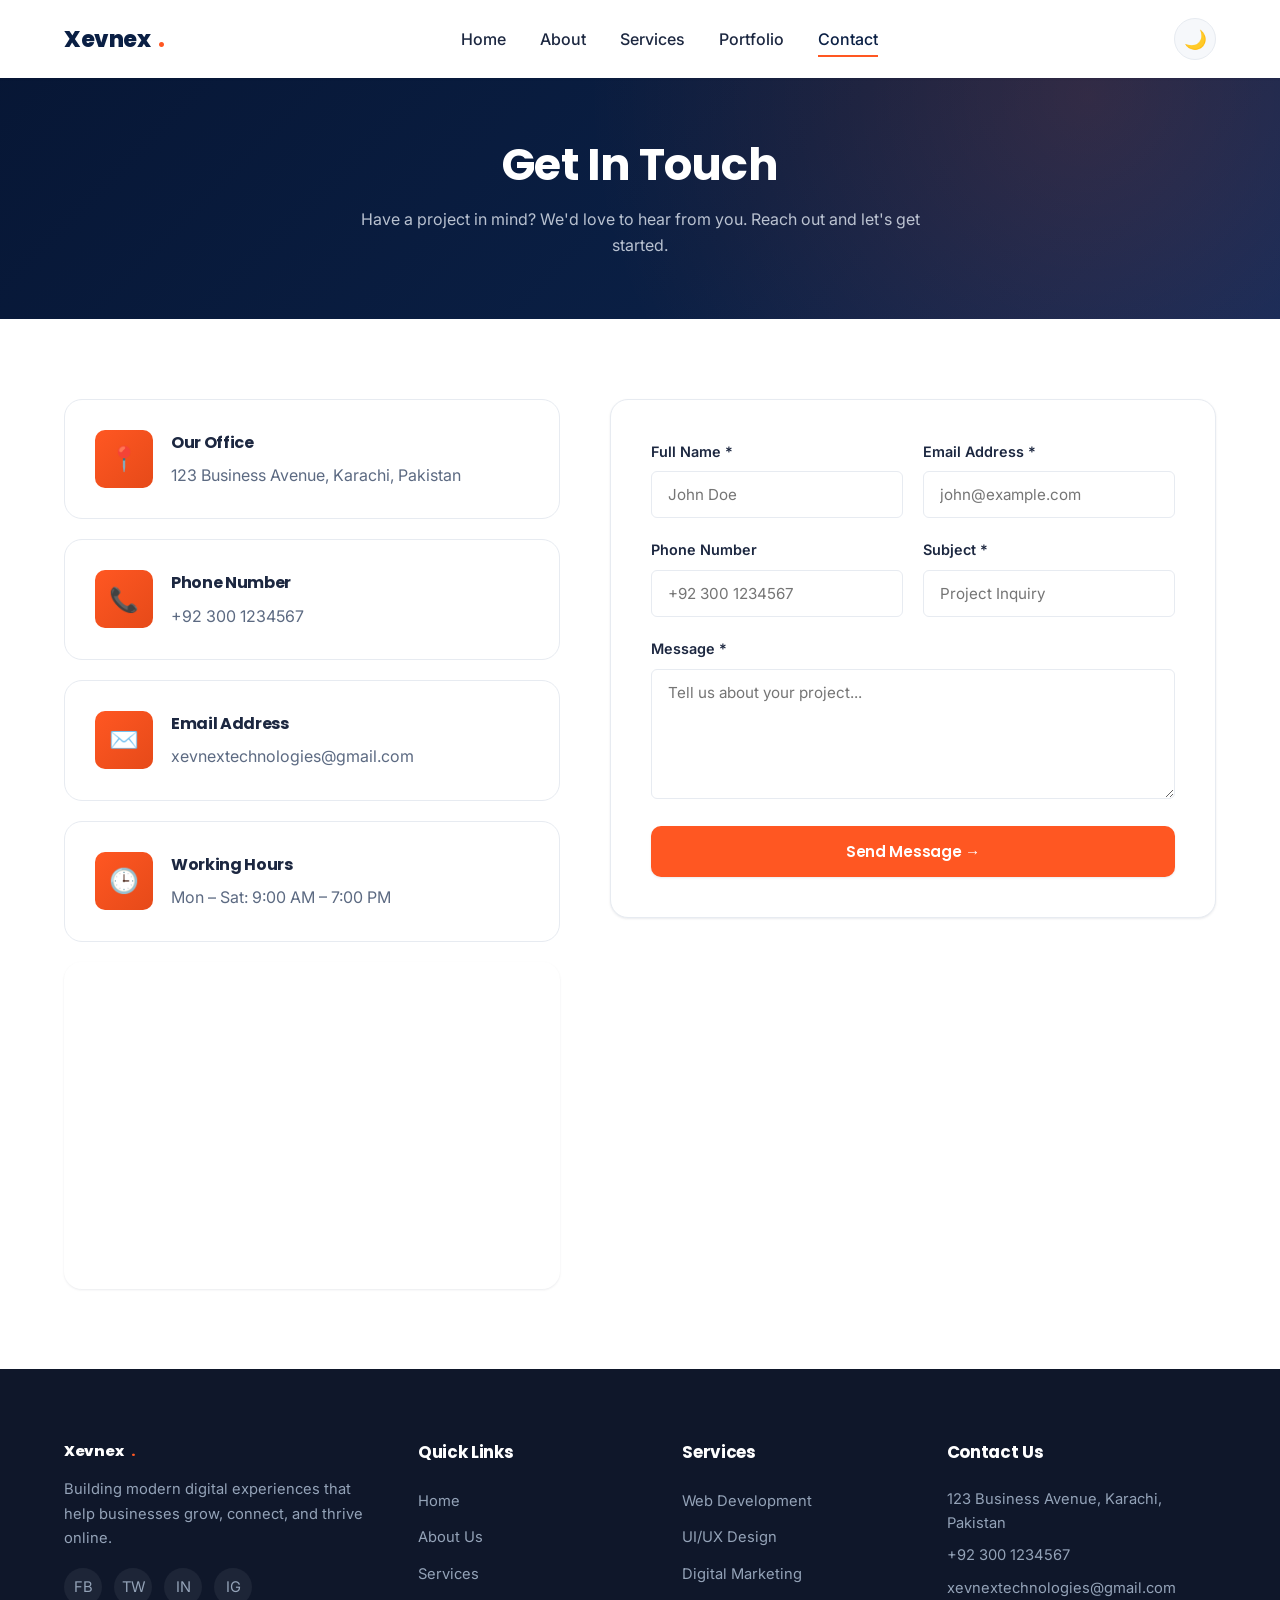
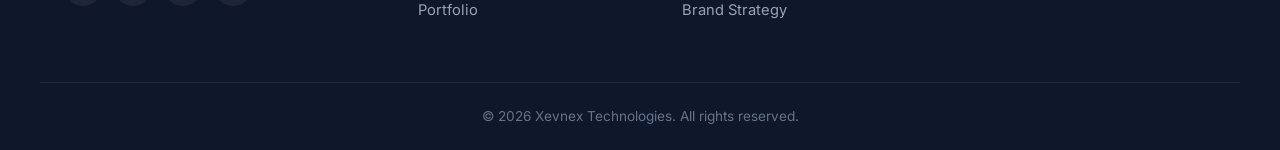
<file: contact.html>
<!DOCTYPE html>
<html lang="en">
<head>
<meta charset="UTF-8">
<meta name="viewport" content="width=device-width, initial-scale=1.0">
<title>Contact Us | Xevnex Technologies</title>
<meta name="description" content="Get in touch with Xevnex Technologies to discuss your next web development or digital marketing project.">
<link rel="icon" href="data:,">
<link rel="stylesheet" href="css/style.css">
</head>
<body>

<header class="site-header">
  <nav class="navbar container">
    <a href="index.html" class="logo">Xevnex<span>.</span></a>
    <ul class="nav-menu" id="navMenu">
      <li><a href="index.html">Home</a></li>
      <li><a href="about.html">About</a></li>
      <li><a href="services.html">Services</a></li>
      <li><a href="portfolio.html">Portfolio</a></li>
      <li><a href="contact.html">Contact</a></li>
    </ul>
    <div class="nav-actions">
      <button class="theme-toggle" id="themeToggle" aria-label="Toggle dark mode">🌙</button>
      <div class="hamburger" id="hamburger" aria-label="Toggle menu">
        <span></span><span></span><span></span>
      </div>
    </div>
  </nav>
</header>

<section class="contact-hero">
  <div class="container">
    <h1>Get In Touch</h1>
    <p>Have a project in mind? We'd love to hear from you. Reach out and let's get started.</p>
  </div>
</section>

<section>
  <div class="container contact-grid">
    <div class="reveal">
      <div class="contact-info-card">
        <div class="card-icon">📍</div>
        <div>
          <h4>Our Office</h4>
          <p>123 Business Avenue, Karachi, Pakistan</p>
        </div>
      </div>
      <div class="contact-info-card">
        <div class="card-icon">📞</div>
        <div>
          <h4>Phone Number</h4>
          <p>+92 300 1234567</p>
        </div>
      </div>
      <div class="contact-info-card">
        <div class="card-icon">✉️</div>
        <div>
          <h4>Email Address</h4>
          <p>xevnextechnologies@gmail.com</p>
        </div>
      </div>
      <div class="contact-info-card">
        <div class="card-icon">🕒</div>
        <div>
          <h4>Working Hours</h4>
          <p>Mon – Sat: 9:00 AM – 7:00 PM</p>
        </div>
      </div>
      <div class="map-wrap">
        <iframe src="https://maps.google.com/maps?q=Karachi,Pakistan&t=&z=12&ie=UTF8&iwloc=&output=embed" title="Xevnex Technologies location map" loading="lazy"></iframe>
      </div>
    </div>

    <div class="reveal">
      <div class="contact-form">
        <div class="form-success" id="formSuccess">✔ Thank you! Your message has been sent successfully. We'll get back to you soon.</div>
        <form id="contactForm" novalidate>
          <div class="form-row">
            <div class="form-group">
              <label for="name">Full Name *</label>
              <input type="text" id="name" name="name" placeholder="John Doe">
              <span class="error-message">Please enter your full name (min 2 characters).</span>
            </div>
            <div class="form-group">
              <label for="email">Email Address *</label>
              <input type="email" id="email" name="email" placeholder="john@example.com">
              <span class="error-message">Please enter a valid email address.</span>
            </div>
          </div>
          <div class="form-row">
            <div class="form-group">
              <label for="phone">Phone Number</label>
              <input type="tel" id="phone" name="phone" placeholder="+92 300 1234567">
              <span class="error-message">Please enter a valid phone number.</span>
            </div>
            <div class="form-group">
              <label for="subject">Subject *</label>
              <input type="text" id="subject" name="subject" placeholder="Project Inquiry">
              <span class="error-message">Please enter a subject.</span>
            </div>
          </div>
          <div class="form-group">
            <label for="message">Message *</label>
            <textarea id="message" name="message" placeholder="Tell us about your project..."></textarea>
            <span class="error-message">Message should be at least 10 characters.</span>
          </div>
          <button type="submit" class="btn btn-primary" style="width:100%;">Send Message →</button>
        </form>
      </div>
    </div>
  </div>
</section>

<footer class="site-footer">
  <div class="container footer-grid">
    <div class="footer-brand">
      <a href="index.html" class="logo">Xevnex<span>.</span></a>
      <p>Building modern digital experiences that help businesses grow, connect, and thrive online.</p>
      <div class="social-links">
        <a href="#" aria-label="Facebook">FB</a>
        <a href="#" aria-label="Twitter">TW</a>
        <a href="#" aria-label="LinkedIn">IN</a>
        <a href="#" aria-label="Instagram">IG</a>
      </div>
    </div>
    <div>
      <h4>Quick Links</h4>
      <ul>
        <li><a href="index.html">Home</a></li>
        <li><a href="about.html">About Us</a></li>
        <li><a href="services.html">Services</a></li>
        <li><a href="portfolio.html">Portfolio</a></li>
      </ul>
    </div>
    <div>
      <h4>Services</h4>
      <ul>
        <li><a href="services.html">Web Development</a></li>
        <li><a href="services.html">UI/UX Design</a></li>
        <li><a href="services.html">Digital Marketing</a></li>
        <li><a href="services.html">Brand Strategy</a></li>
      </ul>
    </div>
    <div>
      <h4>Contact Us</h4>
      <p>123 Business Avenue, Karachi, Pakistan</p>
      <p style="margin-top:8px;">+92 300 1234567</p>
      <p style="margin-top:8px;">xevnextechnologies@gmail.com</p>
    </div>
  </div>
  <div class="footer-bottom">© <span id="year"></span> Xevnex Technologies. All rights reserved.</div>
</footer>

<button class="scroll-top" id="scrollTop" aria-label="Scroll to top">↑</button>

<script src="js/script.js"></script>
</body>
</html>
</file>
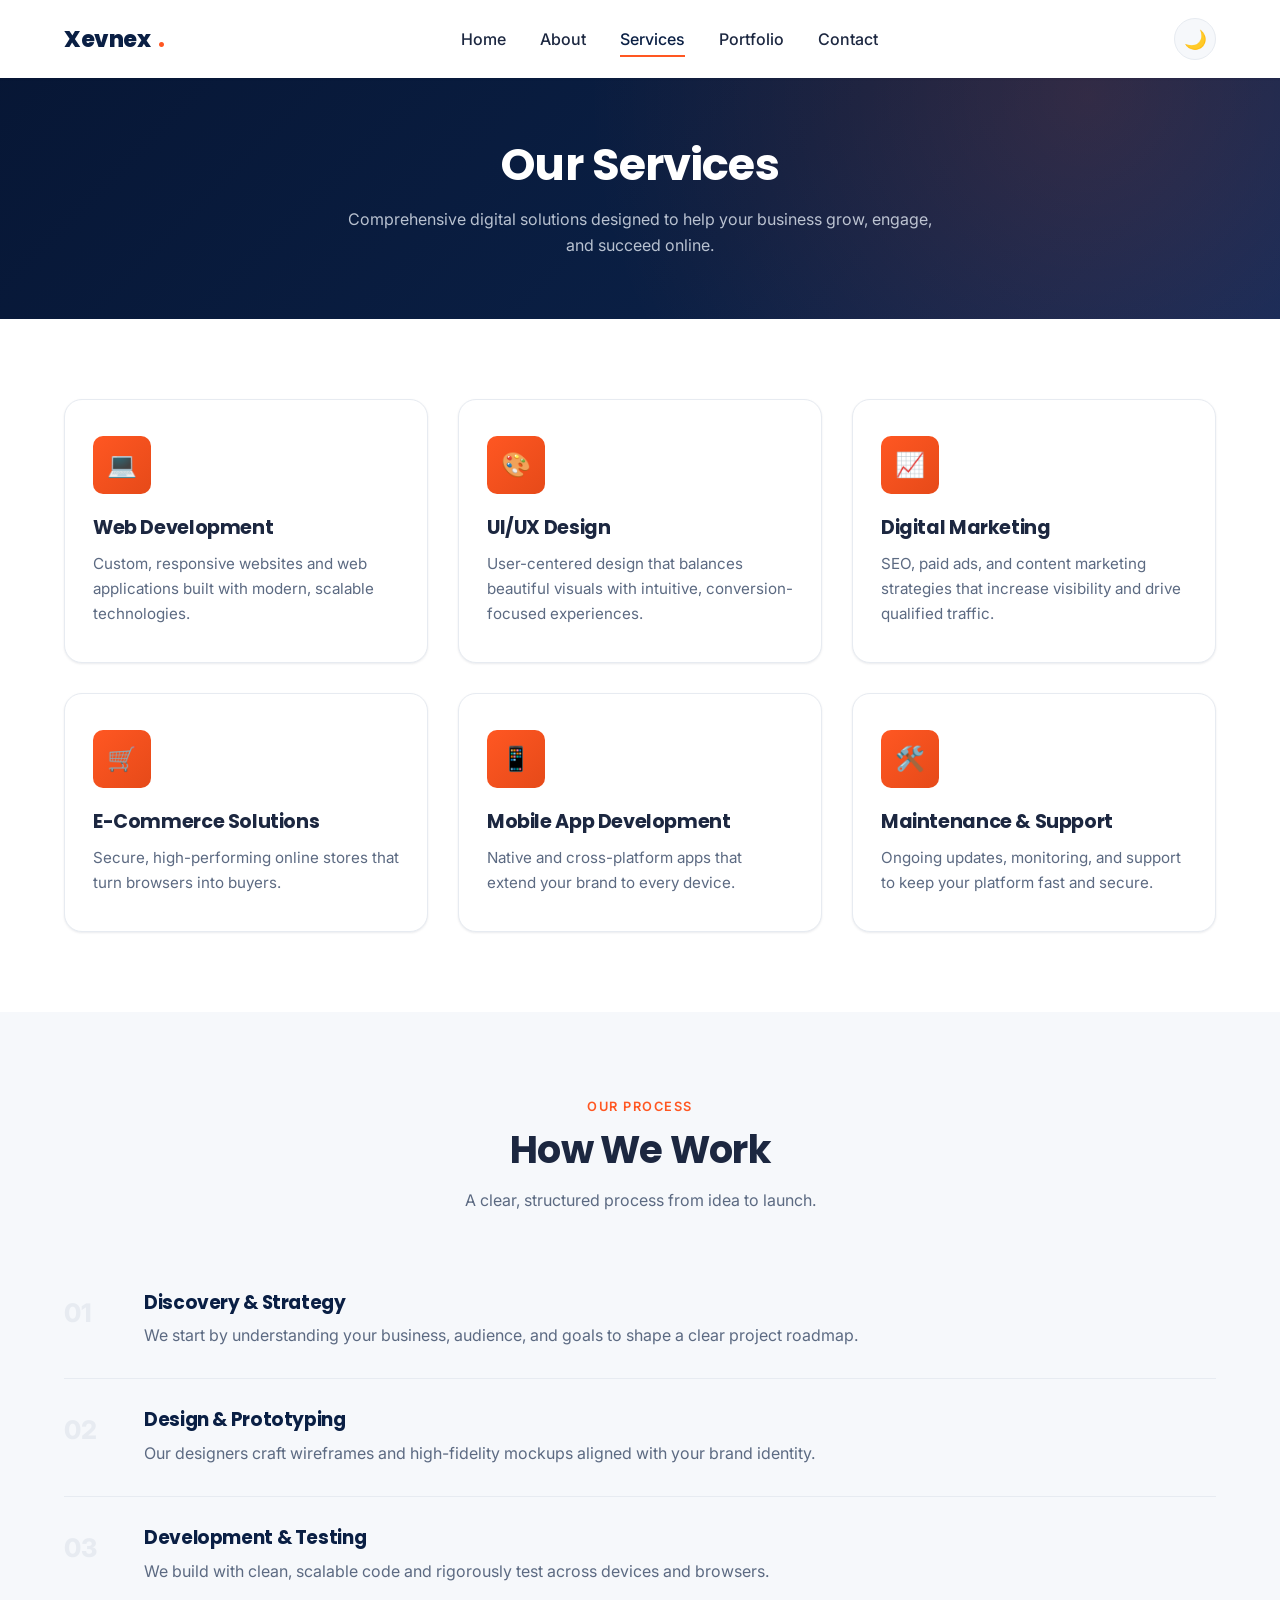
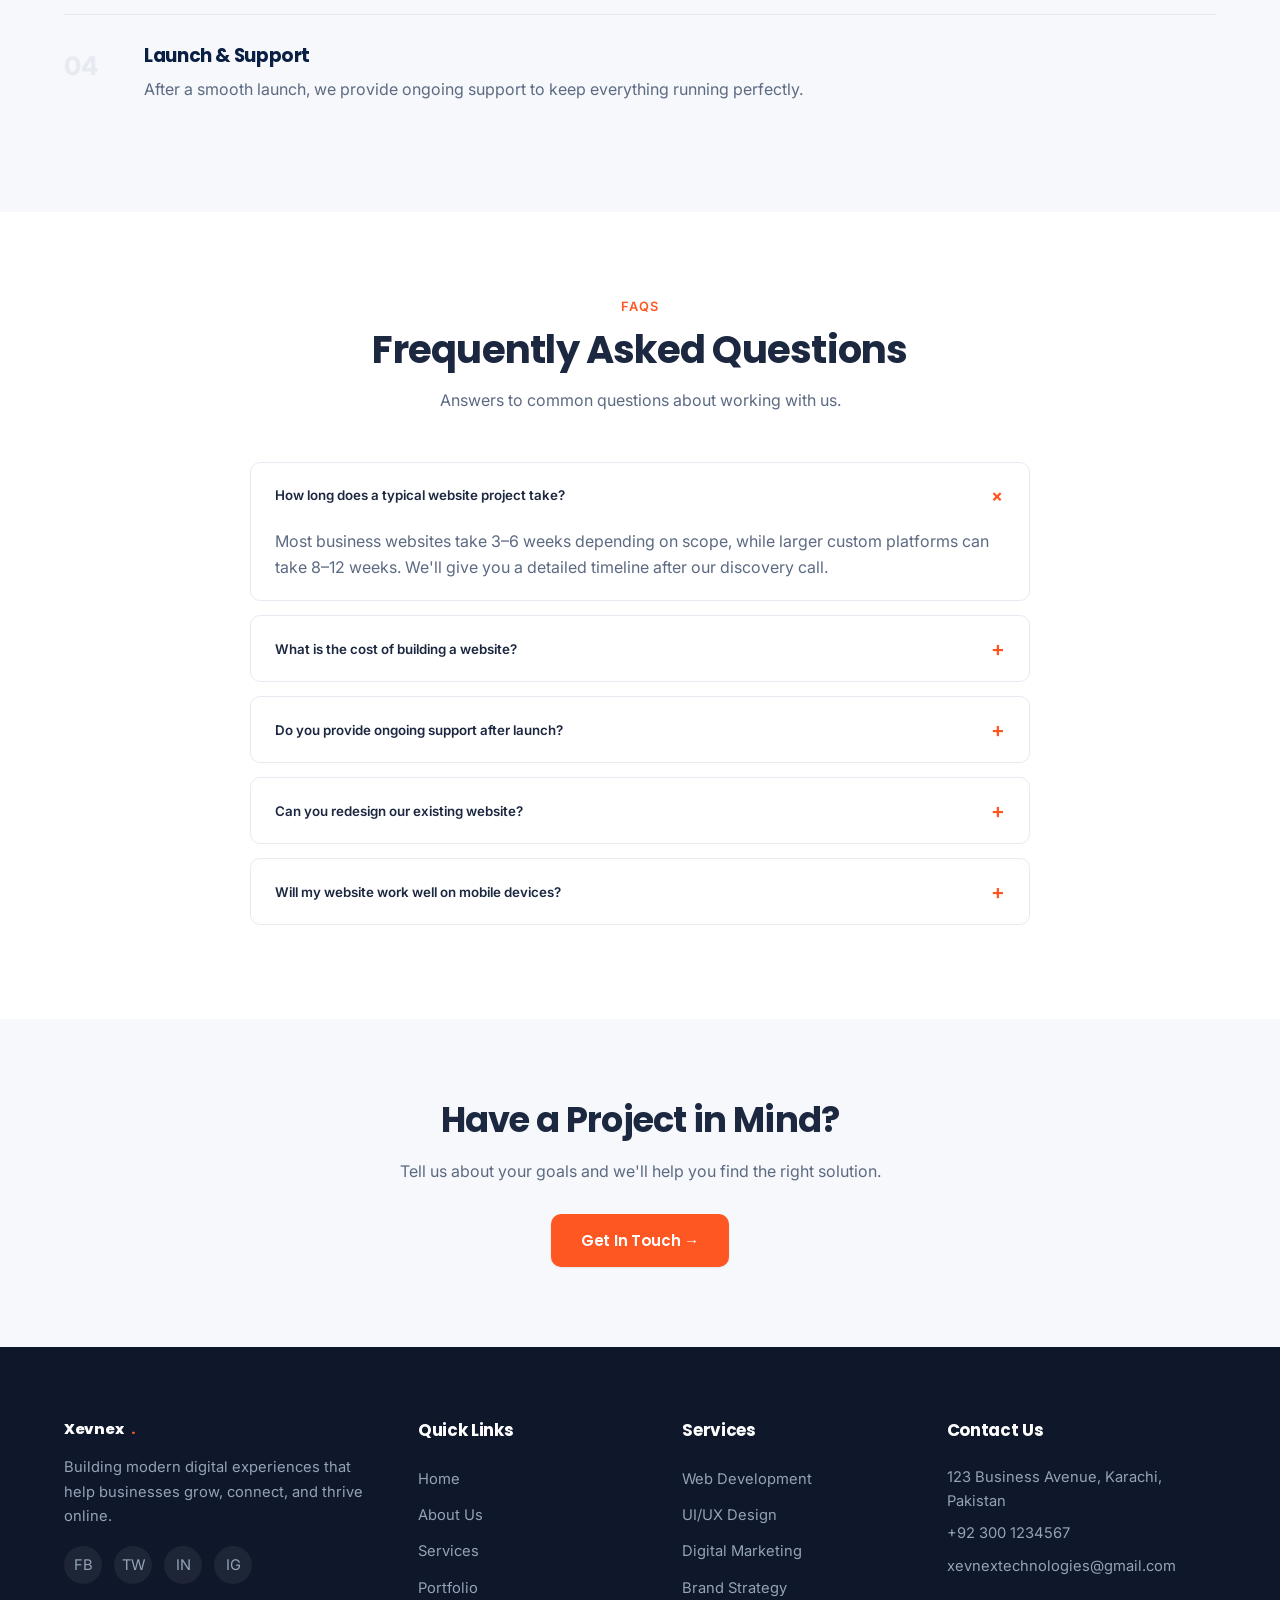
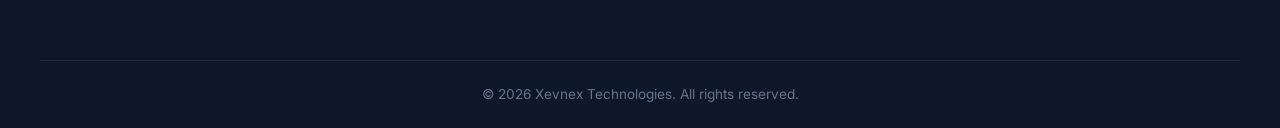
<file: services.html>
<!DOCTYPE html>
<html lang="en">
<head>
<meta charset="UTF-8">
<meta name="viewport" content="width=device-width, initial-scale=1.0">
<title>Services | Xevnex Technologies</title>
<meta name="description" content="Explore our web development, design, and digital marketing services at Xevnex Technologies.">
<link rel="icon" href="data:,">
<link rel="stylesheet" href="css/style.css">
</head>
<body>

<header class="site-header">
  <nav class="navbar container">
    <a href="index.html" class="logo">Xevnex<span>.</span></a>
    <ul class="nav-menu" id="navMenu">
      <li><a href="index.html">Home</a></li>
      <li><a href="about.html">About</a></li>
      <li><a href="services.html">Services</a></li>
      <li><a href="portfolio.html">Portfolio</a></li>
      <li><a href="contact.html">Contact</a></li>
    </ul>
    <div class="nav-actions">
      <button class="theme-toggle" id="themeToggle" aria-label="Toggle dark mode">🌙</button>
      <div class="hamburger" id="hamburger" aria-label="Toggle menu">
        <span></span><span></span><span></span>
      </div>
    </div>
  </nav>
</header>

<section class="services-hero">
  <div class="container">
    <h1>Our Services</h1>
    <p>Comprehensive digital solutions designed to help your business grow, engage, and succeed online.</p>
  </div>
</section>

<section>
  <div class="container">
    <div class="grid-3">
      <div class="card reveal">
        <div class="card-icon">💻</div>
        <h3>Web Development</h3>
        <p>Custom, responsive websites and web applications built with modern, scalable technologies.</p>
      </div>
      <div class="card reveal">
        <div class="card-icon">🎨</div>
        <h3>UI/UX Design</h3>
        <p>User-centered design that balances beautiful visuals with intuitive, conversion-focused experiences.</p>
      </div>
      <div class="card reveal">
        <div class="card-icon">📈</div>
        <h3>Digital Marketing</h3>
        <p>SEO, paid ads, and content marketing strategies that increase visibility and drive qualified traffic.</p>
      </div>
      <div class="card reveal">
        <div class="card-icon">🛒</div>
        <h3>E-Commerce Solutions</h3>
        <p>Secure, high-performing online stores that turn browsers into buyers.</p>
      </div>
      <div class="card reveal">
        <div class="card-icon">📱</div>
        <h3>Mobile App Development</h3>
        <p>Native and cross-platform apps that extend your brand to every device.</p>
      </div>
      <div class="card reveal">
        <div class="card-icon">🛠️</div>
        <h3>Maintenance & Support</h3>
        <p>Ongoing updates, monitoring, and support to keep your platform fast and secure.</p>
      </div>
    </div>
  </div>
</section>

<section class="bg-alt">
  <div class="container">
    <div class="section-title reveal">
      <span class="tag">Our Process</span>
      <h2>How We Work</h2>
      <p>A clear, structured process from idea to launch.</p>
    </div>
    <div class="service-detail reveal">
      <span class="num">01</span>
      <div>
        <h3>Discovery & Strategy</h3>
        <p>We start by understanding your business, audience, and goals to shape a clear project roadmap.</p>
      </div>
    </div>
    <div class="service-detail reveal">
      <span class="num">02</span>
      <div>
        <h3>Design & Prototyping</h3>
        <p>Our designers craft wireframes and high-fidelity mockups aligned with your brand identity.</p>
      </div>
    </div>
    <div class="service-detail reveal">
      <span class="num">03</span>
      <div>
        <h3>Development & Testing</h3>
        <p>We build with clean, scalable code and rigorously test across devices and browsers.</p>
      </div>
    </div>
    <div class="service-detail reveal">
      <span class="num">04</span>
      <div>
        <h3>Launch & Support</h3>
        <p>After a smooth launch, we provide ongoing support to keep everything running perfectly.</p>
      </div>
    </div>
  </div>
</section>

<!-- FAQ Accordion -->
<section>
  <div class="container">
    <div class="section-title reveal">
      <span class="tag">FAQs</span>
      <h2>Frequently Asked Questions</h2>
      <p>Answers to common questions about working with us.</p>
    </div>
    <div class="faq-list">
      <div class="faq-item active reveal">
        <button class="faq-question">How long does a typical website project take? <span class="icon">+</span></button>
        <div class="faq-answer">
          <p>Most business websites take 3–6 weeks depending on scope, while larger custom platforms can take 8–12 weeks. We'll give you a detailed timeline after our discovery call.</p>
        </div>
      </div>
      <div class="faq-item reveal">
        <button class="faq-question">What is the cost of building a website? <span class="icon">+</span></button>
        <div class="faq-answer">
          <p>Pricing depends on features, design complexity, and integrations. We offer flexible packages for startups as well as custom quotes for enterprise projects.</p>
        </div>
      </div>
      <div class="faq-item reveal">
        <button class="faq-question">Do you provide ongoing support after launch? <span class="icon">+</span></button>
        <div class="faq-answer">
          <p>Yes! We offer monthly maintenance plans covering updates, security monitoring, backups, and technical support.</p>
        </div>
      </div>
      <div class="faq-item reveal">
        <button class="faq-question">Can you redesign our existing website?  <span class="icon">+</span></button>
        <div class="faq-answer">
          <p>Absolutely. We frequently work on modernizing existing sites — improving design, performance, and mobile responsiveness without losing your SEO rankings.</p>
        </div>
      </div>
      <div class="faq-item reveal">
        <button class="faq-question">Will my website work well on mobile devices? <span class="icon">+</span></button>
        <div class="faq-answer">
          <p>Yes, every project we deliver is fully responsive and tested across phones, tablets, and desktops.</p>
        </div>
      </div>
    </div>
  </div>
</section>

<section class="bg-alt">
  <div class="container" style="text-align:center;">
    <h2 style="font-size:clamp(1.6rem,3vw,2.2rem);margin-bottom:16px;">Have a Project in Mind?</h2>
    <p style="color:var(--color-text-muted);max-width:560px;margin:0 auto 30px;">Tell us about your goals and we'll help you find the right solution.</p>
    <a href="contact.html" class="btn btn-primary">Get In Touch →</a>
  </div>
</section>

<footer class="site-footer">
  <div class="container footer-grid">
    <div class="footer-brand">
      <a href="index.html" class="logo">Xevnex<span>.</span></a>
      <p>Building modern digital experiences that help businesses grow, connect, and thrive online.</p>
      <div class="social-links">
        <a href="#" aria-label="Facebook">FB</a>
        <a href="#" aria-label="Twitter">TW</a>
        <a href="#" aria-label="LinkedIn">IN</a>
        <a href="#" aria-label="Instagram">IG</a>
      </div>
    </div>
    <div>
      <h4>Quick Links</h4>
      <ul>
        <li><a href="index.html">Home</a></li>
        <li><a href="about.html">About Us</a></li>
        <li><a href="services.html">Services</a></li>
        <li><a href="portfolio.html">Portfolio</a></li>
      </ul>
    </div>
    <div>
      <h4>Services</h4>
      <ul>
        <li><a href="services.html">Web Development</a></li>
        <li><a href="services.html">UI/UX Design</a></li>
        <li><a href="services.html">Digital Marketing</a></li>
        <li><a href="services.html">Brand Strategy</a></li>
      </ul>
    </div>
    <div>
      <h4>Contact Us</h4>
      <p>123 Business Avenue, Karachi, Pakistan</p>
      <p style="margin-top:8px;">+92 300 1234567</p>
      <p style="margin-top:8px;">xevnextechnologies@gmail.com</p>
    </div>
  </div>
  <div class="footer-bottom">© <span id="year"></span> Xevnex Technologies. All rights reserved.</div>
</footer>

<button class="scroll-top" id="scrollTop" aria-label="Scroll to top">↑</button>

<script src="js/script.js"></script>
</body>
</html>
</file>
<file: css/style.css>
@import url('https://fonts.googleapis.com/css2?family=Poppins:wght@500;600;700;800&family=Inter:wght@400;500;600&display=swap');

/* =========================================================
   Xevnex Technologies — Global Stylesheet
   Theme inspired by tkxel.com: deep navy + orange accent,
   bold Poppins headings, clean Inter body, rounded cards.
   Organized sections: Variables, Reset, Layout, Components,
   Page-specific, Utilities, Responsive
   ========================================================= */

/* ---------- 1. CSS Variables / Color Scheme ---------- */
:root {
  /* tkxel-inspired: deep navy + vivid orange */
  --color-primary: #0a1f44;      /* deep navy — headings, logo, links */
  --color-primary-dark: #061530; /* near-black navy — dark sections */
  --color-primary-light: #16305e;
  --color-accent: #ff5722;       /* tkxel orange — buttons, highlights */
  --color-accent-dark: #e64a19;
  --color-accent-soft: #ff8a65;  /* lighter accent for dark surfaces */

  --color-bg: #ffffff;
  --color-bg-alt: #f6f8fb;
  --color-surface: #ffffff;
  --color-text: #1c2740;
  --color-text-muted: #5c6a82;
  --color-border: #e7ebf1;

  --shadow-sm: 0 1px 3px rgba(10, 31, 68, 0.05), 0 1px 2px rgba(10, 31, 68, 0.04);
  --shadow-md: 0 8px 22px rgba(10, 31, 68, 0.09);
  --shadow-lg: 0 18px 44px rgba(10, 31, 68, 0.12);

  --radius-sm: 6px;
  --radius-md: 10px;
  --radius-lg: 18px;

  --transition: all 0.3s ease;
  --header-height: 78px;
}

[data-theme="dark"] {
  --color-primary: #e2e8f2;      /* light for headings on dark */
  --color-primary-dark: #0a1428;
  --color-primary-light: #b8c6de;
  --color-accent: #ff6b3d;       /* brighter orange for dark bg */
  --color-accent-dark: #ff5722;
  --color-accent-soft: #ff8a65;

  --color-bg: #0b1220;
  --color-bg-alt: #111a2b;
  --color-surface: #141f33;
  --color-text: #dbe2ec;
  --color-text-muted: #8b98ab;
  --color-border: #253247;

  --shadow-sm: 0 1px 3px rgba(0, 0, 0, 0.30);
  --shadow-md: 0 8px 22px rgba(0, 0, 0, 0.40);
  --shadow-lg: 0 18px 44px rgba(0, 0, 0, 0.50);
}

/* ---------- 2. Reset ---------- */
* , *::before, *::after { box-sizing: border-box; margin: 0; padding: 0; }

html { scroll-behavior: smooth; }

body {
  font-family: 'Inter', 'Segoe UI', Arial, sans-serif;
  background: var(--color-bg);
  color: var(--color-text);
  line-height: 1.65;
  transition: background 0.4s ease, color 0.4s ease;
  overflow-x: hidden;
}

h1, h2, h3, h4, h5, h6, .logo, .btn, .stat-number, .filter-btn {
  font-family: 'Poppins', 'Segoe UI', Arial, sans-serif;
  letter-spacing: -0.02em;
}
h1, h2, h3 { line-height: 1.2; }

img { max-width: 100%; display: block; }
a { text-decoration: none; color: inherit; }
ul { list-style: none; }
button { font-family: inherit; cursor: pointer; border: none; background: none; }
input, textarea, select { font-family: inherit; }

.container {
  width: 100%;
  max-width: 1200px;
  margin: 0 auto;
  padding: 0 24px;
}

section { padding: 80px 0; }

.section-title {
  text-align: center;
  max-width: 640px;
  margin: 0 auto 48px;
}

.section-title .tag {
  display: inline-block;
  color: var(--color-accent);
  font-weight: 600;
  letter-spacing: 1.5px;
  text-transform: uppercase;
  font-size: 0.8rem;
  margin-bottom: 10px;
}

.section-title h2 {
  font-size: clamp(1.8rem, 3vw, 2.4rem);
  margin-bottom: 14px;
}

.section-title p { color: var(--color-text-muted); }

.bg-alt { background: var(--color-bg-alt); }

/* ---------- 3. Buttons ---------- */
.btn {
  display: inline-flex;
  align-items: center;
  justify-content: center;
  gap: 8px;
  padding: 14px 30px;
  border-radius: var(--radius-md);
  font-weight: 600;
  font-size: 0.95rem;
  transition: var(--transition);
  cursor: pointer;
  white-space: nowrap;
}

.btn-primary {
  background: var(--color-accent);
  color: #fff;
  box-shadow: var(--shadow-sm);
}
.btn-primary:hover { background: var(--color-accent-dark); transform: translateY(-3px); box-shadow: var(--shadow-md); }

.btn-outline {
  background: transparent;
  border: 2px solid var(--color-primary);
  color: var(--color-primary);
}
.btn-outline:hover { background: var(--color-primary); color: #fff; transform: translateY(-3px); }

[data-theme="dark"] .btn-outline { color: var(--color-primary-light); border-color: var(--color-primary-light); }
[data-theme="dark"] .btn-outline:hover { background: var(--color-primary-light); color: #0f172a; }

/* ---------- 4. Header / Navigation ---------- */
.site-header {
  position: fixed;
  top: 0; left: 0; right: 0;
  height: var(--header-height);
  background: var(--color-surface);
  box-shadow: var(--shadow-sm);
  z-index: 1000;
  transition: var(--transition);
}

.navbar {
  height: 100%;
  display: flex;
  align-items: center;
  justify-content: space-between;
}

.logo {
  font-size: 1.4rem;
  font-weight: 800;
  color: var(--color-primary);
  display: flex;
  align-items: center;
  gap: 8px;
}
.logo span { color: var(--color-accent); }

.nav-menu {
  display: flex;
  align-items: center;
  gap: 34px;
}

.nav-menu a {
  font-weight: 500;
  color: var(--color-text);
  position: relative;
  padding: 6px 0;
  transition: var(--transition);
}

.nav-menu a::after {
  content: "";
  position: absolute;
  left: 0; bottom: -2px;
  width: 0; height: 2px;
  background: var(--color-accent);
  transition: width 0.3s ease;
}

.nav-menu a:hover,
.nav-menu a.active { color: var(--color-primary); }
.nav-menu a:hover::after,
.nav-menu a.active::after { width: 100%; }

.nav-actions { display: flex; align-items: center; gap: 14px; }

.theme-toggle {
  width: 42px; height: 42px;
  border-radius: 50%;
  background: var(--color-bg-alt);
  display: flex; align-items: center; justify-content: center;
  font-size: 1.15rem;
  transition: var(--transition);
  border: 1px solid var(--color-border);
}
.theme-toggle:hover { transform: rotate(20deg); }

.hamburger {
  display: none;
  flex-direction: column;
  gap: 5px;
  width: 30px;
  z-index: 1100;
}
.hamburger span {
  height: 3px;
  width: 100%;
  background: var(--color-text);
  border-radius: 2px;
  transition: var(--transition);
}
.hamburger.active span:nth-child(1) { transform: translateY(8px) rotate(45deg); }
.hamburger.active span:nth-child(2) { opacity: 0; }
.hamburger.active span:nth-child(3) { transform: translateY(-8px) rotate(-45deg); }

/* ---------- 5. Hero (dark navy, tkxel-style) ---------- */
.hero {
  min-height: 100vh;
  display: flex;
  align-items: center;
  padding-top: var(--header-height);
  background:
    radial-gradient(circle at 85% 30%, rgba(255, 87, 34, 0.18), transparent 45%),
    linear-gradient(135deg, #071634 0%, #0a1f44 55%, #0d2a5c 100%);
  color: #fff;
  position: relative;
  overflow: hidden;
}

.hero-grid {
  display: grid;
  grid-template-columns: 1.1fr 0.9fr;
  gap: 50px;
  align-items: center;
}

.hero-content .eyebrow {
  color: var(--color-accent-soft);
  font-weight: 700;
  letter-spacing: 1.5px;
  text-transform: uppercase;
  font-size: 0.85rem;
  margin-bottom: 16px;
  display: block;
}

.hero-content h1 {
  font-size: clamp(2.2rem, 5vw, 3.4rem);
  line-height: 1.15;
  margin-bottom: 20px;
  color: #fff;
}

.hero-content h1 .highlight { color: var(--color-accent); }

#typing-text { color: var(--color-accent); border-right: 3px solid var(--color-accent); padding-right: 4px; }

.hero-content p {
  color: rgba(233, 239, 248, 0.78);
  font-size: 1.05rem;
  max-width: 520px;
  margin-bottom: 32px;
}

.hero-actions { display: flex; gap: 18px; flex-wrap: wrap; }

/* Outline button reads on the dark hero */
.hero .btn-outline { border-color: rgba(255, 255, 255, 0.6); color: #fff; }
.hero .btn-outline:hover { background: #fff; color: var(--color-primary-dark); border-color: #fff; }

.hero-visual {
  position: relative;
  border-radius: var(--radius-lg);
  overflow: hidden;
  box-shadow: var(--shadow-lg);
  aspect-ratio: 4/3;
}
.hero-visual img { width: 100%; height: 100%; object-fit: cover; }

.hero-badge {
  position: absolute;
  bottom: 20px; left: 20px;
  background: var(--color-surface);
  padding: 14px 20px;
  border-radius: var(--radius-md);
  box-shadow: var(--shadow-md);
  display: flex;
  align-items: center;
  gap: 12px;
}
.hero-badge strong { display: block; font-size: 1.1rem; color: var(--color-primary); }
.hero-badge span { font-size: 0.8rem; color: var(--color-text-muted); }

/* ---------- 6. Stats / Counters ---------- */
.stats {
  background: var(--color-primary-dark);
  color: #fff;
  padding: 60px 0;
}
[data-theme="dark"] .stats { background: #101826; border-top: 1px solid var(--color-border); border-bottom: 1px solid var(--color-border); }
.stats-grid {
  display: grid;
  grid-template-columns: repeat(4, 1fr);
  gap: 30px;
  text-align: center;
}
.stat-number {
  font-size: clamp(2rem, 4vw, 2.8rem);
  font-weight: 800;
  color: #fff;
}
.stat-label { margin-top: 8px; font-size: 0.95rem; opacity: 0.75; }

/* ---------- 7. Cards (Services / Portfolio / Team) ---------- */
.grid-3 { display: grid; grid-template-columns: repeat(3, 1fr); gap: 30px; }
.grid-4 { display: grid; grid-template-columns: repeat(4, 1fr); gap: 30px; }
.grid-2 { display: grid; grid-template-columns: repeat(2, 1fr); gap: 30px; }

.card {
  background: var(--color-surface);
  border-radius: var(--radius-lg);
  padding: 36px 28px;
  box-shadow: var(--shadow-sm);
  border: 1px solid var(--color-border);
  transition: var(--transition);
}
.card:hover { transform: translateY(-8px); box-shadow: var(--shadow-md); }

.card-icon {
  width: 58px; height: 58px;
  border-radius: var(--radius-md);
  background: linear-gradient(135deg, var(--color-accent), var(--color-accent-dark));
  display: flex; align-items: center; justify-content: center;
  font-size: 1.5rem;
  color: #fff;
  margin-bottom: 22px;
}

.card h3 { margin-bottom: 12px; font-size: 1.2rem; }
.card p { color: var(--color-text-muted); font-size: 0.95rem; }
.card .link { display: inline-block; margin-top: 16px; color: var(--color-primary); font-weight: 600; }

/* ---------- 8. Testimonial Slider ---------- */
.slider {
  position: relative;
  max-width: 760px;
  margin: 0 auto;
  overflow: hidden;
}
.slider-track {
  display: flex;
  transition: transform 0.5s ease;
}
.slide {
  min-width: 100%;
  padding: 10px;
}
.testimonial-card {
  background: var(--color-surface);
  border-radius: var(--radius-lg);
  padding: 40px;
  text-align: center;
  box-shadow: var(--shadow-sm);
  border: 1px solid var(--color-border);
}
.testimonial-card img {
  width: 74px; height: 74px;
  border-radius: 50%;
  margin: 0 auto 18px;
  object-fit: cover;
  border: 3px solid var(--color-accent);
}
.testimonial-card p.quote { font-style: italic; color: var(--color-text-muted); margin-bottom: 18px; }
.testimonial-card h4 { color: var(--color-primary); }
.testimonial-card span { font-size: 0.85rem; color: var(--color-text-muted); }

.slider-controls {
  display: flex;
  justify-content: center;
  gap: 20px;
  margin-top: 26px;
  align-items: center;
}
.slider-btn {
  width: 44px; height: 44px;
  border-radius: 50%;
  background: var(--color-surface);
  border: 1px solid var(--color-border);
  display: flex; align-items: center; justify-content: center;
  font-size: 1.1rem;
  transition: var(--transition);
}
.slider-btn:hover { background: var(--color-primary); color: #fff; }

.slider-dots { display: flex; gap: 8px; }
.dot {
  width: 10px; height: 10px;
  border-radius: 50%;
  background: var(--color-border);
  transition: var(--transition);
}
.dot.active { background: var(--color-accent); width: 26px; border-radius: 6px; }

/* ---------- 9. About Page ---------- */
.about-hero {
  padding-top: calc(var(--header-height) + 60px);
  padding-bottom: 60px;
  background:
    radial-gradient(circle at 85% 30%, rgba(255, 87, 34, 0.16), transparent 45%),
    linear-gradient(135deg, #071634 0%, #0a1f44 60%, #0d2a5c 100%);
  color: #fff;
  text-align: center;
}
.about-hero h1 { font-size: clamp(2rem, 4vw, 2.8rem); margin-bottom: 14px; color: #fff; }
.about-hero p { color: rgba(233, 239, 248, 0.78); max-width: 600px; margin: 0 auto; }

.about-grid {
  display: grid;
  grid-template-columns: 1fr 1fr;
  gap: 60px;
  align-items: center;
}
.about-grid img { border-radius: var(--radius-lg); box-shadow: var(--shadow-md); }
.about-grid h2 { font-size: 2rem; margin-bottom: 18px; }
.about-grid p { color: var(--color-text-muted); margin-bottom: 16px; }

.checklist li {
  display: flex;
  align-items: flex-start;
  gap: 10px;
  margin-bottom: 10px;
  color: var(--color-text);
}
.checklist li::before {
  content: "✔";
  color: var(--color-accent);
  font-weight: 700;
}

.team-card { text-align: center; }
.team-card img {
  width: 100%;
  aspect-ratio: 1/1;
  object-fit: cover;
  border-radius: var(--radius-lg);
  margin-bottom: 18px;
}
.team-card h3 { margin-bottom: 4px; }
.team-card span { color: var(--color-accent); font-size: 0.9rem; font-weight: 600; }

.timeline { position: relative; max-width: 800px; margin: 0 auto; }
.timeline::before {
  content: "";
  position: absolute;
  left: 20px; top: 0; bottom: 0;
  width: 2px;
  background: var(--color-border);
}
.timeline-item {
  position: relative;
  padding-left: 60px;
  margin-bottom: 40px;
}
.timeline-item::before {
  content: "";
  position: absolute;
  left: 12px; top: 4px;
  width: 18px; height: 18px;
  border-radius: 50%;
  background: var(--color-accent);
  border: 4px solid var(--color-bg);
  box-shadow: 0 0 0 2px var(--color-accent);
}
.timeline-item h4 { color: var(--color-primary); margin-bottom: 6px; }
.timeline-item span.year { color: var(--color-accent); font-weight: 700; font-size: 0.85rem; }

/* ---------- 10. Services Page ---------- */
.services-hero, .portfolio-hero, .contact-hero {
  padding-top: calc(var(--header-height) + 60px);
  padding-bottom: 60px;
  background:
    radial-gradient(circle at 85% 30%, rgba(255, 87, 34, 0.16), transparent 45%),
    linear-gradient(135deg, #071634 0%, #0a1f44 60%, #0d2a5c 100%);
  color: #fff;
  text-align: center;
}
.services-hero h1, .portfolio-hero h1, .contact-hero h1 { font-size: clamp(2rem, 4vw, 2.8rem); margin-bottom: 14px; color: #fff; }
.services-hero p, .portfolio-hero p, .contact-hero p { color: rgba(233, 239, 248, 0.78); max-width: 600px; margin: 0 auto; }

.service-detail {
  display: grid;
  grid-template-columns: 60px 1fr;
  gap: 20px;
  padding: 30px 0;
  border-bottom: 1px solid var(--color-border);
}
.service-detail:last-child { border-bottom: none; }
.service-detail .num { font-size: 1.6rem; font-weight: 800; color: var(--color-border); }
.service-detail h3 { margin-bottom: 8px; color: var(--color-primary); }
.service-detail p { color: var(--color-text-muted); }

/* FAQ Accordion */
.faq-list { max-width: 780px; margin: 0 auto; }
.faq-item {
  background: var(--color-surface);
  border: 1px solid var(--color-border);
  border-radius: var(--radius-md);
  margin-bottom: 14px;
  overflow: hidden;
}
.faq-question {
  width: 100%;
  display: flex;
  align-items: center;
  justify-content: space-between;
  padding: 20px 24px;
  font-weight: 600;
  text-align: left;
  color: var(--color-text);
}
.faq-question .icon { transition: transform 0.3s ease; color: var(--color-accent); font-size: 1.3rem; }
.faq-item.active .faq-question .icon { transform: rotate(45deg); }
.faq-answer {
  max-height: 0;
  overflow: hidden;
  transition: max-height 0.35s ease, padding 0.35s ease;
  padding: 0 24px;
}
.faq-item.active .faq-answer { max-height: 300px; padding: 0 24px 20px; }
.faq-answer p { color: var(--color-text-muted); }

/* ---------- 11. Portfolio Page ---------- */
.filter-bar {
  display: flex;
  justify-content: center;
  gap: 12px;
  flex-wrap: wrap;
  margin-bottom: 40px;
}
.filter-btn {
  padding: 10px 22px;
  border-radius: 30px;
  border: 1px solid var(--color-border);
  background: var(--color-surface);
  font-weight: 600;
  font-size: 0.9rem;
  transition: var(--transition);
}
.filter-btn:hover { color: var(--color-primary); }
.filter-btn.active { background: var(--color-accent); color: #fff; border-color: var(--color-accent); }

.portfolio-grid {
  display: grid;
  grid-template-columns: repeat(3, 1fr);
  gap: 26px;
}
.portfolio-item {
  position: relative;
  border-radius: var(--radius-lg);
  overflow: hidden;
  box-shadow: var(--shadow-sm);
  transition: opacity 0.4s ease, transform 0.4s ease;
}
.portfolio-item img { width: 100%; aspect-ratio: 4/3; object-fit: cover; transition: transform 0.5s ease; }
.portfolio-item:hover img { transform: scale(1.08); }
.portfolio-overlay {
  position: absolute; inset: 0;
  background: linear-gradient(0deg, rgba(15,23,42,0.88), transparent 60%);
  display: flex;
  flex-direction: column;
  justify-content: flex-end;
  padding: 22px;
  opacity: 0;
  transition: var(--transition);
}
.portfolio-item:hover .portfolio-overlay { opacity: 1; }
.portfolio-overlay h3 { color: #fff; margin-bottom: 4px; }
.portfolio-overlay span { color: var(--color-accent); font-size: 0.85rem; font-weight: 600; }
.portfolio-item.hide { display: none; }

/* ---------- 12. Contact Page ---------- */
.contact-grid {
  display: grid;
  grid-template-columns: 0.9fr 1.1fr;
  gap: 50px;
}
.contact-info-card {
  background: var(--color-surface);
  border: 1px solid var(--color-border);
  border-radius: var(--radius-lg);
  padding: 30px;
  margin-bottom: 20px;
  display: flex;
  gap: 18px;
  align-items: flex-start;
}
.contact-info-card .card-icon { flex-shrink: 0; margin-bottom: 0; }
.contact-info-card h4 { margin-bottom: 6px; }
.contact-info-card p { color: var(--color-text-muted); }

.contact-form {
  background: var(--color-surface);
  border: 1px solid var(--color-border);
  border-radius: var(--radius-lg);
  padding: 40px;
  box-shadow: var(--shadow-sm);
}
.form-row { display: grid; grid-template-columns: 1fr 1fr; gap: 20px; }
.form-group { margin-bottom: 20px; position: relative; }
.form-group label { display: block; margin-bottom: 8px; font-weight: 600; font-size: 0.9rem; }
.form-group input,
.form-group textarea {
  width: 100%;
  padding: 13px 16px;
  border: 1.5px solid var(--color-border);
  border-radius: var(--radius-sm);
  background: var(--color-bg);
  color: var(--color-text);
  transition: var(--transition);
  font-size: 0.95rem;
}
.form-group input:focus,
.form-group textarea:focus { outline: none; border-color: var(--color-primary); box-shadow: 0 0 0 3px rgba(59,130,246,0.15); }
.form-group textarea { resize: vertical; min-height: 130px; }
.error-message {
  color: #ef4444;
  font-size: 0.8rem;
  margin-top: 6px;
  display: none;
}
.form-group.invalid input,
.form-group.invalid textarea { border-color: #ef4444; }
.form-group.invalid .error-message { display: block; }
.form-group.valid input,
.form-group.valid textarea { border-color: #22c55e; }

.form-success {
  display: none;
  background: #22c55e22;
  border: 1px solid #22c55e;
  color: #16a34a;
  padding: 16px 20px;
  border-radius: var(--radius-md);
  margin-bottom: 20px;
  font-weight: 600;
}
.form-success.show { display: block; }

.map-wrap {
  border-radius: var(--radius-lg);
  overflow: hidden;
  margin-top: 20px;
  box-shadow: var(--shadow-sm);
}
.map-wrap iframe { width: 100%; height: 320px; border: 0; filter: grayscale(0.2); }

/* ---------- 13. Footer ---------- */
.site-footer {
  background: #0f172a;
  color: #cbd5e1;
  padding: 70px 0 0;
}
.footer-grid {
  display: grid;
  grid-template-columns: 1.4fr 1fr 1fr 1.2fr;
  gap: 40px;
  padding-bottom: 50px;
  border-bottom: 1px solid rgba(255,255,255,0.08);
}
.footer-grid h4 { color: #fff; margin-bottom: 20px; font-size: 1.05rem; }
.footer-grid p, .footer-grid a { color: #94a3b8; font-size: 0.92rem; }
.footer-grid ul li { margin-bottom: 10px; }
.footer-grid a:hover { color: var(--color-accent); }
.footer-brand .logo { color: #fff; margin-bottom: 14px; }
.footer-brand .logo span { color: var(--color-accent); }
.social-links { display: flex; gap: 12px; margin-top: 18px; }
.social-links a {
  width: 38px; height: 38px;
  border-radius: 50%;
  background: rgba(255,255,255,0.06);
  display: flex; align-items: center; justify-content: center;
  transition: var(--transition);
}
.social-links a:hover { background: var(--color-accent); color: #fff; }
.footer-bottom {
  text-align: center;
  padding: 22px 0;
  font-size: 0.85rem;
  color: #64748b;
}

/* ---------- 14. Scroll to Top ---------- */
.scroll-top {
  position: fixed;
  bottom: 30px; right: 30px;
  width: 48px; height: 48px;
  border-radius: 50%;
  background: var(--color-accent);
  color: #fff;
  display: flex; align-items: center; justify-content: center;
  font-size: 1.3rem;
  box-shadow: var(--shadow-md);
  opacity: 0;
  visibility: hidden;
  transform: translateY(20px);
  transition: var(--transition);
  z-index: 900;
}
.scroll-top.show { opacity: 1; visibility: visible; transform: translateY(0); }
.scroll-top:hover { background: var(--color-accent-dark); }

/* ---------- 15. Reveal Animation ---------- */
.reveal { opacity: 0; transform: translateY(30px); transition: opacity 0.7s ease, transform 0.7s ease; }
.reveal.visible { opacity: 1; transform: translateY(0); }

/* ---------- 16. Responsive ---------- */
@media (max-width: 992px) {
  .hero-grid, .about-grid, .contact-grid { grid-template-columns: 1fr; }
  .grid-3, .grid-4 { grid-template-columns: repeat(2, 1fr); }
  .portfolio-grid { grid-template-columns: repeat(2, 1fr); }
  .stats-grid { grid-template-columns: repeat(2, 1fr); gap: 40px; }
  .footer-grid { grid-template-columns: 1fr 1fr; }
}

@media (max-width: 768px) {
  .hamburger { display: flex; }
  .nav-menu {
    position: fixed;
    top: var(--header-height);
    right: -100%;
    width: 280px;
    height: calc(100vh - var(--header-height));
    background: var(--color-surface);
    flex-direction: column;
    align-items: flex-start;
    padding: 40px 30px;
    gap: 26px;
    box-shadow: var(--shadow-lg);
    transition: right 0.4s ease;
  }
  .nav-menu.active { right: 0; }
  .form-row { grid-template-columns: 1fr; }
}

@media (max-width: 640px) {
  .grid-3, .grid-4, .grid-2 { grid-template-columns: 1fr; }
  .portfolio-grid { grid-template-columns: 1fr; }
  .stats-grid { grid-template-columns: repeat(2, 1fr); }
  .footer-grid { grid-template-columns: 1fr; text-align: left; }
  section { padding: 60px 0; }
  .hero { text-align: center; }
  .hero-actions { justify-content: center; }
}
</file>
